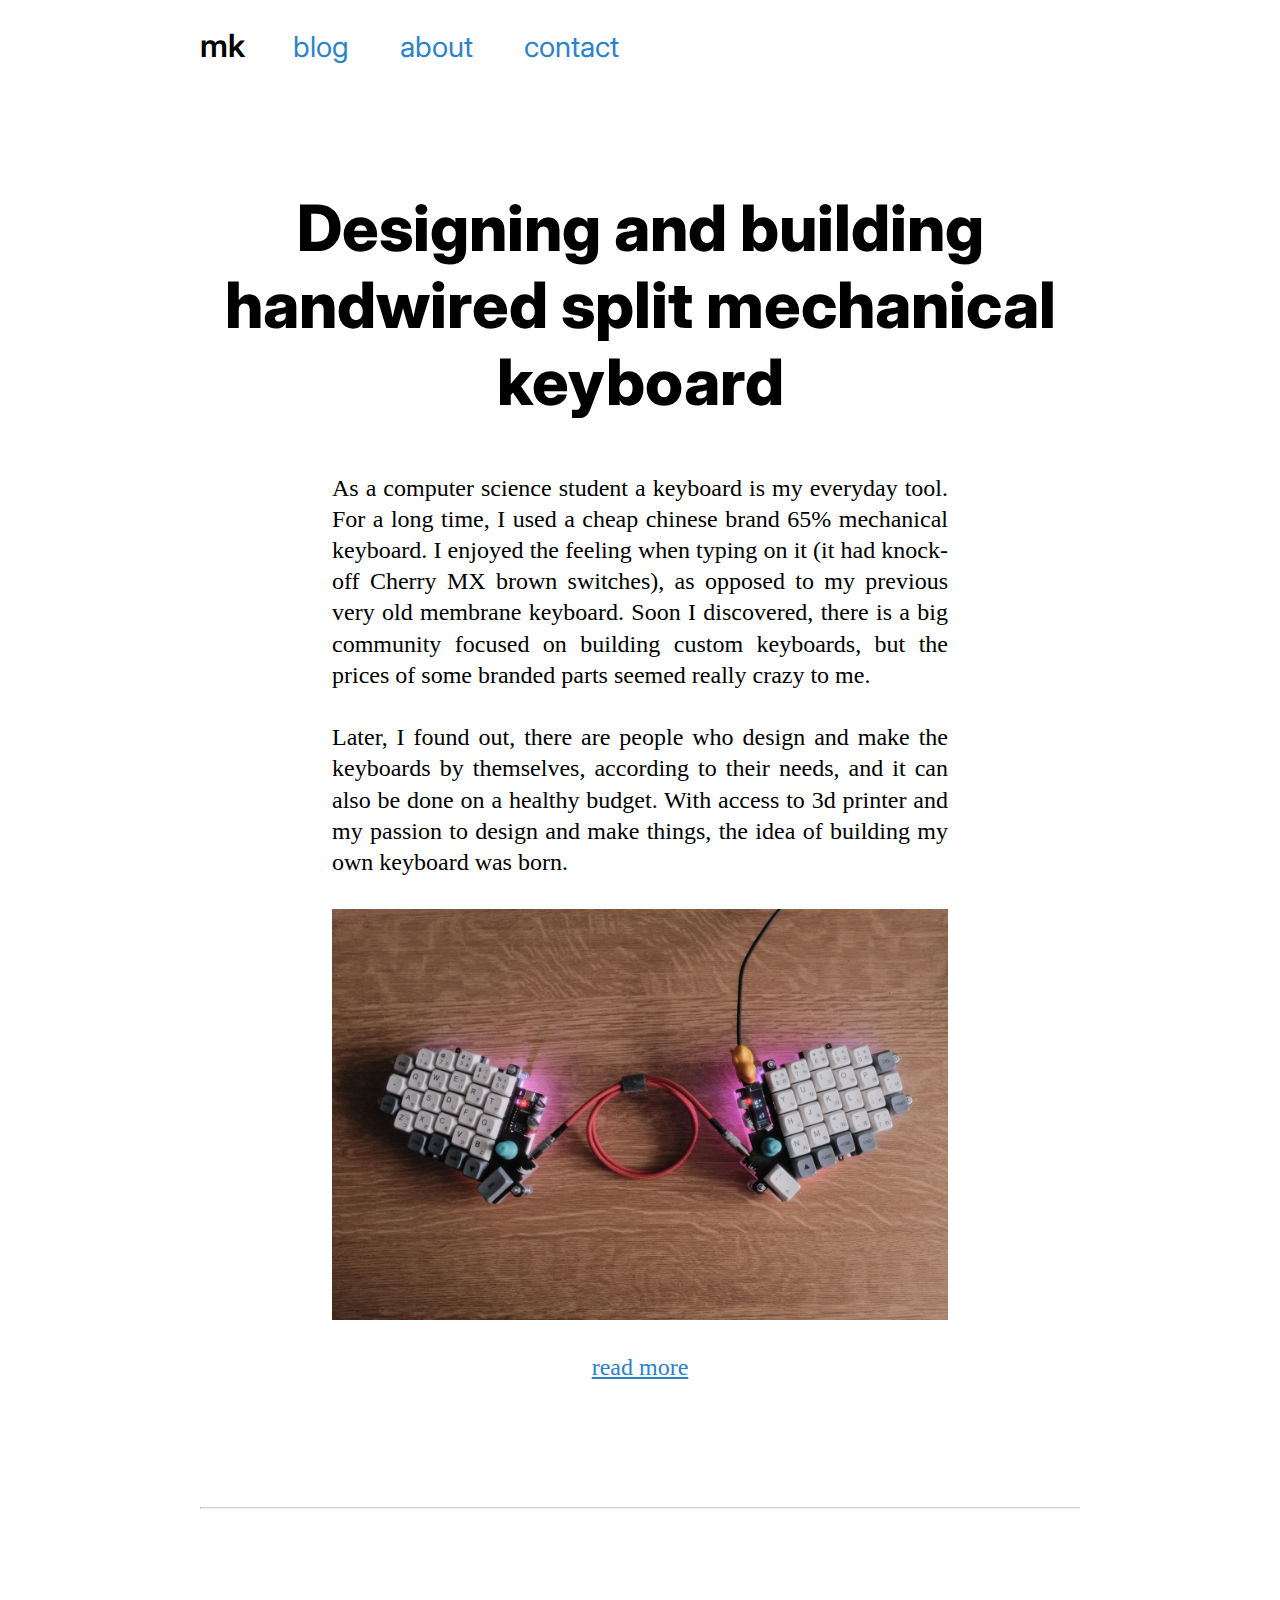
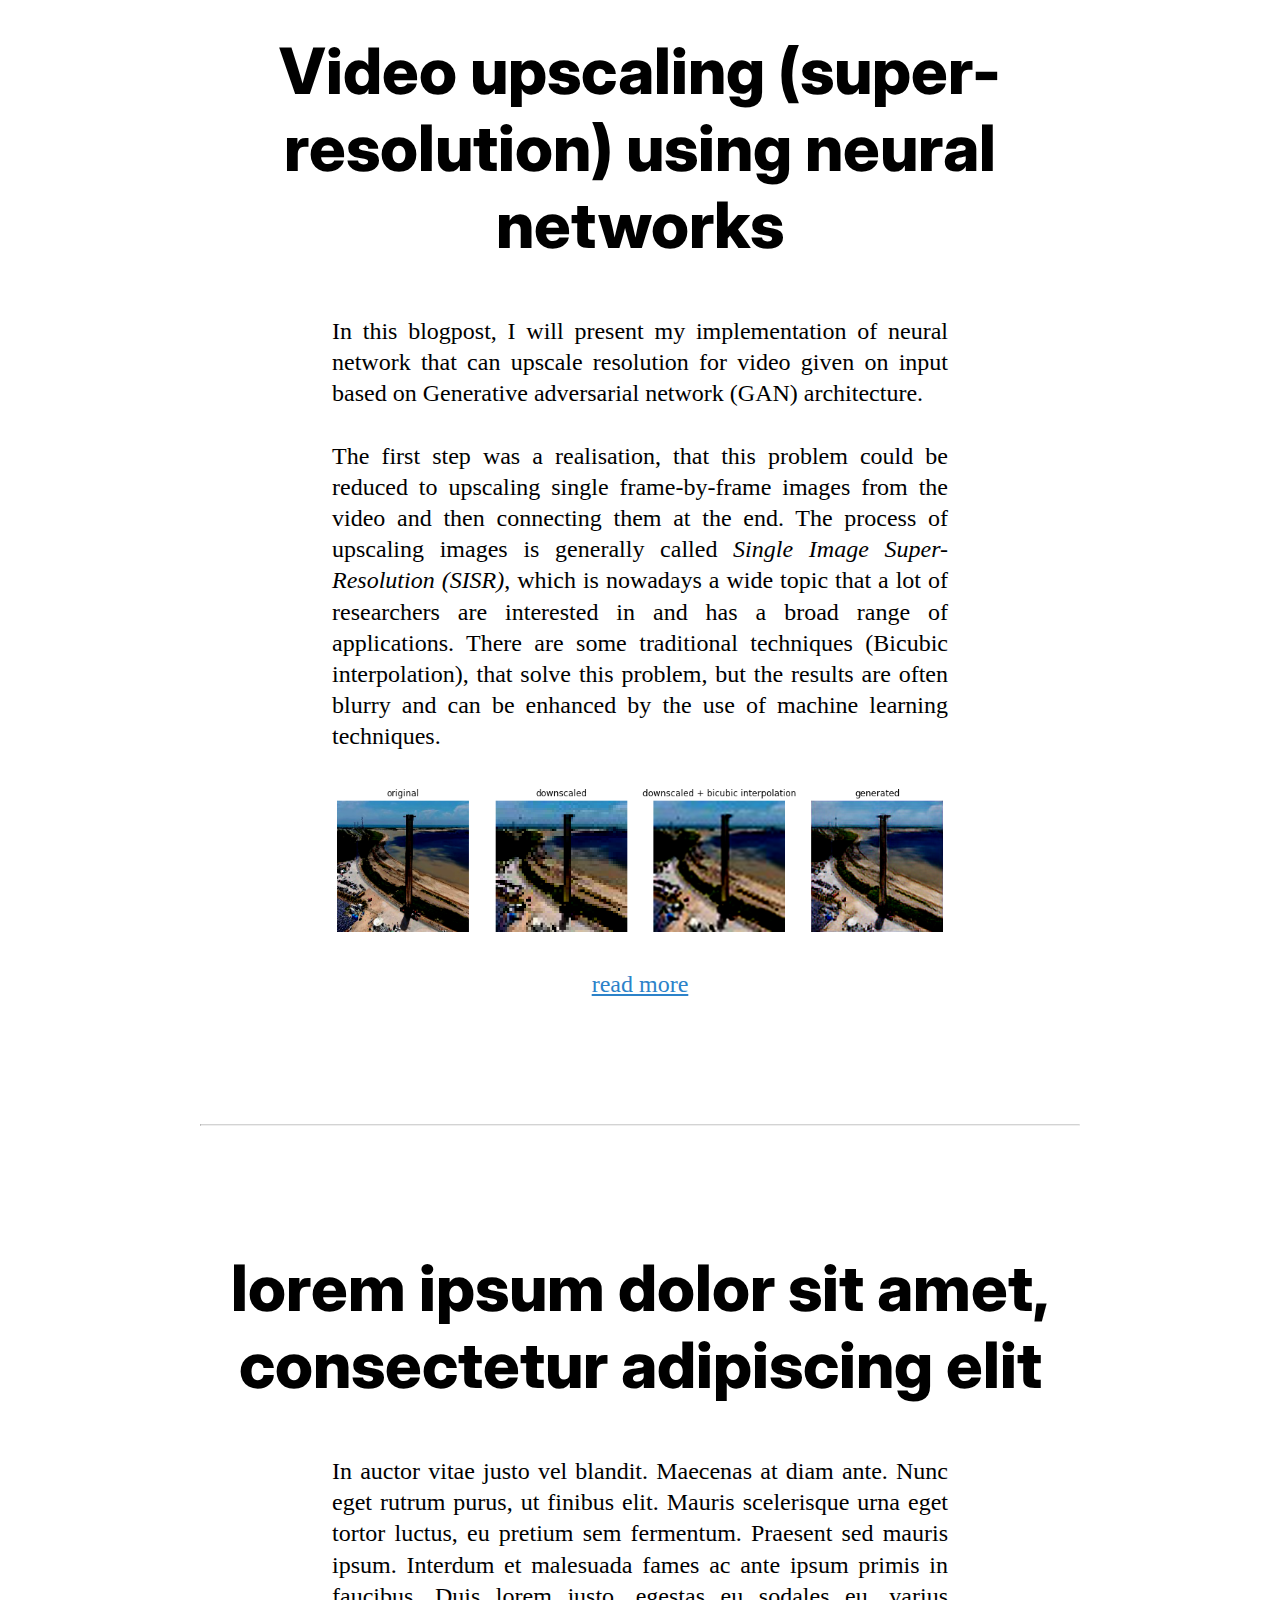
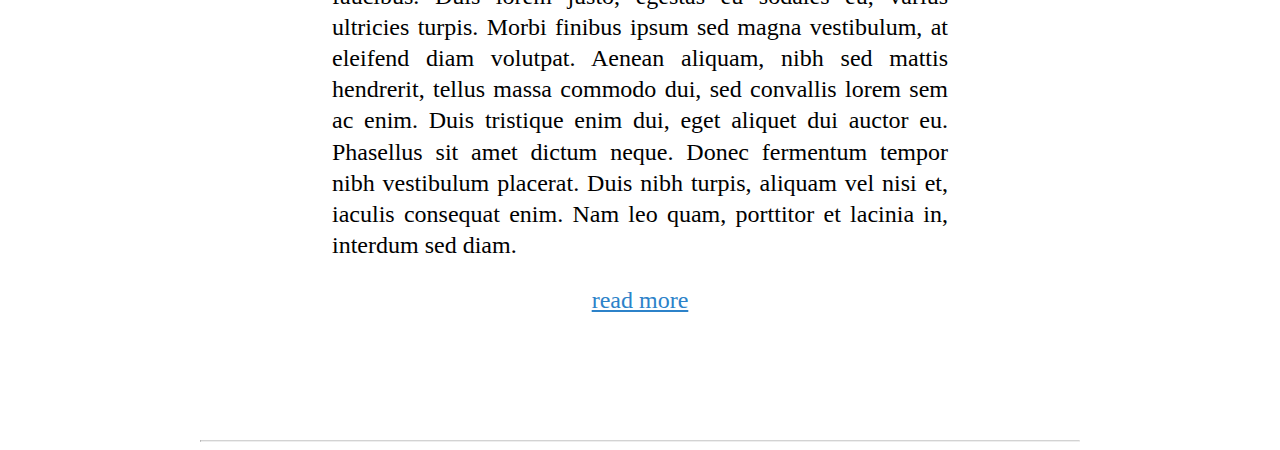
<file: index.html>
<!DOCTYPE html>
<html lang="en">

<head>
  <meta charset="utf-8">
  <meta name="viewport" content="width=device-width, initial-scale=1, shrink-to-fit=no">
  <title>mk | blog</title>
  <link href="style.css" rel="stylesheet">
</head>

<body>

  <div id="navbar">
    <h1>mk</h1>
    <div id="menu">
      <a href="./index.html">blog</a>
      <a href="./about.html">about</a>
      <a href="./contact.html">contact</a>
    </div>
  </div>

  <div class="post">
    <h2>Designing and building handwired split mechanical keyboard</h2>
    <p>
      As a computer science student a keyboard is my everyday tool. For a long time, I used a cheap chinese brand 65% mechanical keyboard. 
      I enjoyed the feeling when typing on it (it had knock-off Cherry MX brown switches), as opposed to my previous very old membrane keyboard.

      Soon I discovered, there is a big community focused on building custom keyboards, but the prices of some branded parts seemed really crazy to me. <br><br>
      Later, I found out, there are people who design and make the keyboards by themselves, according to their needs, and it can also be done on a healthy budget.
      With access to 3d printer and my passion to design and make things, the idea of building my own keyboard was born. 
      <br><br>
      <img style="max-width:100%;" src="./media/3/DSCF4612.JPG">
    </p>

    <p class="read_more">
      <a href="./posts/3.html" >read more</a>
    </p>
    
    <hr>
  </div>

  <div class="post">
    <h2>Video upscaling (super-resolution) using neural networks</h2>
    <p>
      In this blogpost, I will present my implementation of neural network that can upscale resolution for video given on input based on Generative adversarial network (GAN) architecture.
      <br><br>
      The first step was a realisation, that this problem could be reduced to upscaling single frame-by-frame images from the video and then connecting them at the end. 
      The process of upscaling images is generally called <i>Single Image Super-Resolution (SISR)</i>, which is nowadays a wide topic that a lot of researchers are interested in 
      and has a broad range of applications. There are some traditional techniques (Bicubic interpolation), 
      that solve this problem, but the results are often blurry and can be enhanced by the use of machine learning techniques.
      <br><br>
      <img style="max-width:100%;" src="./media/2/Screenshot_1.png">
    </p>

    <p class="read_more">
      <a href="./posts/2.html" >read more</a>
    </p>
    
    <hr>
  </div>

  <div class="post">
    <h2>lorem ipsum dolor sit amet, consectetur adipiscing elit</h2>
    <p>
      In auctor vitae justo vel blandit. Maecenas at diam ante. Nunc eget rutrum purus, ut finibus elit. 
      Mauris scelerisque urna eget tortor luctus, eu pretium sem fermentum. Praesent sed mauris ipsum. 
      Interdum et malesuada fames ac ante ipsum primis in faucibus. Duis lorem justo, egestas eu sodales eu, varius ultricies turpis. 
      Morbi finibus ipsum sed magna vestibulum, at eleifend diam volutpat. Aenean aliquam, nibh sed mattis hendrerit, tellus massa commodo dui, 
      sed convallis lorem sem ac enim. Duis tristique enim dui, eget aliquet dui auctor eu.
      Phasellus sit amet dictum neque. Donec fermentum tempor nibh vestibulum placerat. Duis nibh turpis, aliquam vel nisi et, 
      iaculis consequat enim. Nam leo quam, porttitor et lacinia in, interdum sed diam.
    </p>
    <p class="read_more">
      <a href="./posts/1.html" >read more</a>
    </p>
    <hr>
  </div>

</body>
</html>
</file>
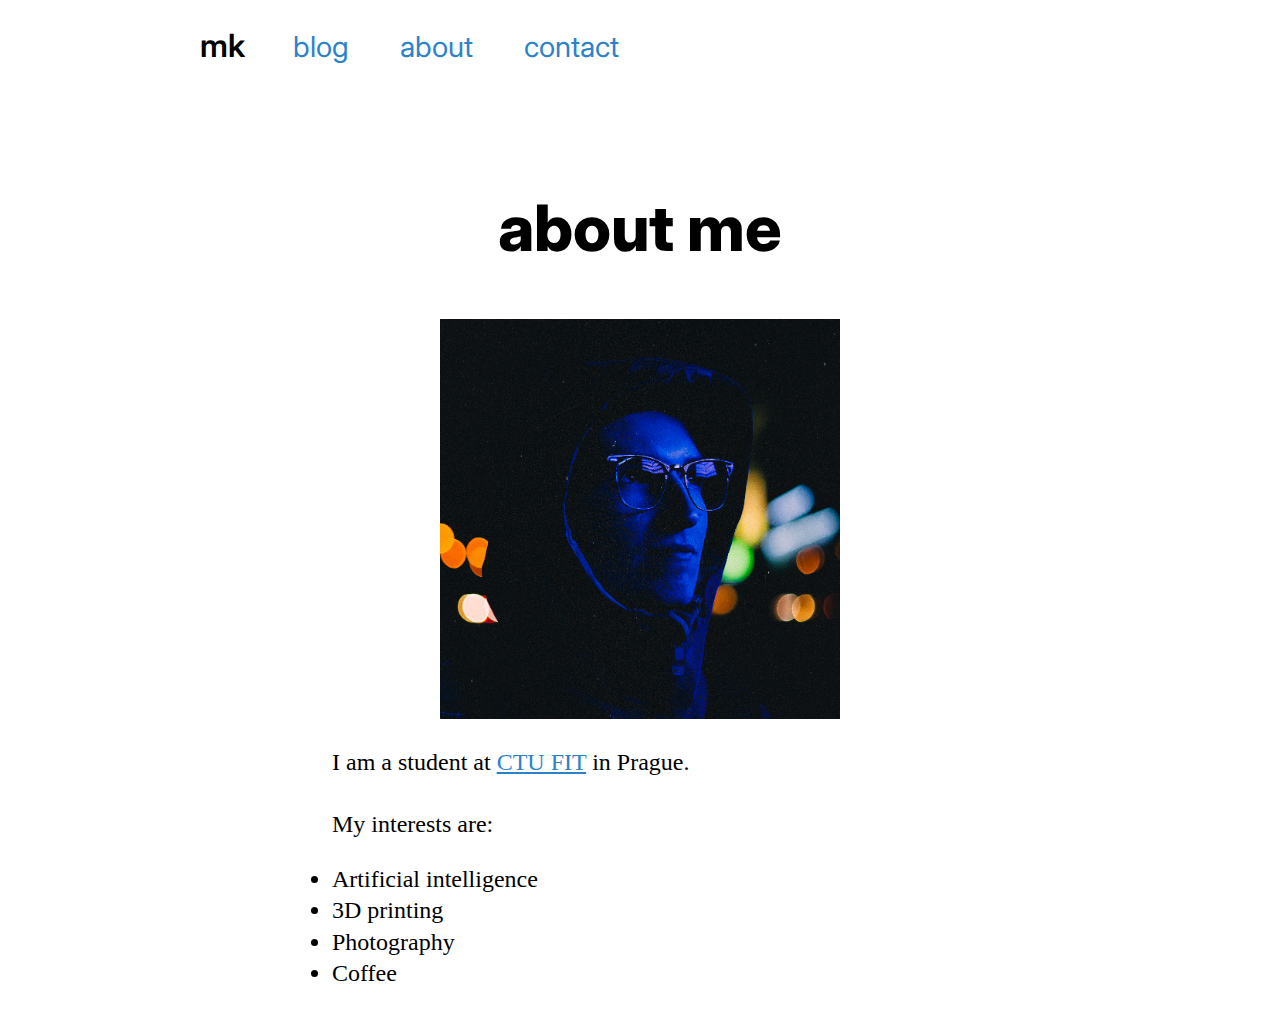
<file: about.html>
<!DOCTYPE html>
<html lang="eb">

<head>
  <meta charset="utf-8">
  <meta name="viewport" content="width=device-width, initial-scale=1, shrink-to-fit=no">
  <title>mk | o mne</title>
  <link href="style.css" rel="stylesheet">
</head>

<body>

  <div id="navbar">
    <h1>mk</h1>
    <div id="menu">
      <a href="./index.html">blog</a>
      <a href="./about.html">about</a>
      <a href="./contact.html">contact</a>
    </div>
  </div>

  <div class="post">
    <h2>about me</h2>
    <center><img src="me.png" style="object-fit: contain; max-width: 400px;"></center>
    <p>
      I am a student at <a href="https://fit.cvut.cz/en/">CTU FIT</a> in Prague.
<br><br>
      My interests are:

    </p>

    <ul>
      <li>Artificial intelligence</li>
      <li>3D printing</li>
      <li>Photography</li>
      <li>Coffee</li>
    </ul> 
  </div>

</body>
</html>
</file>
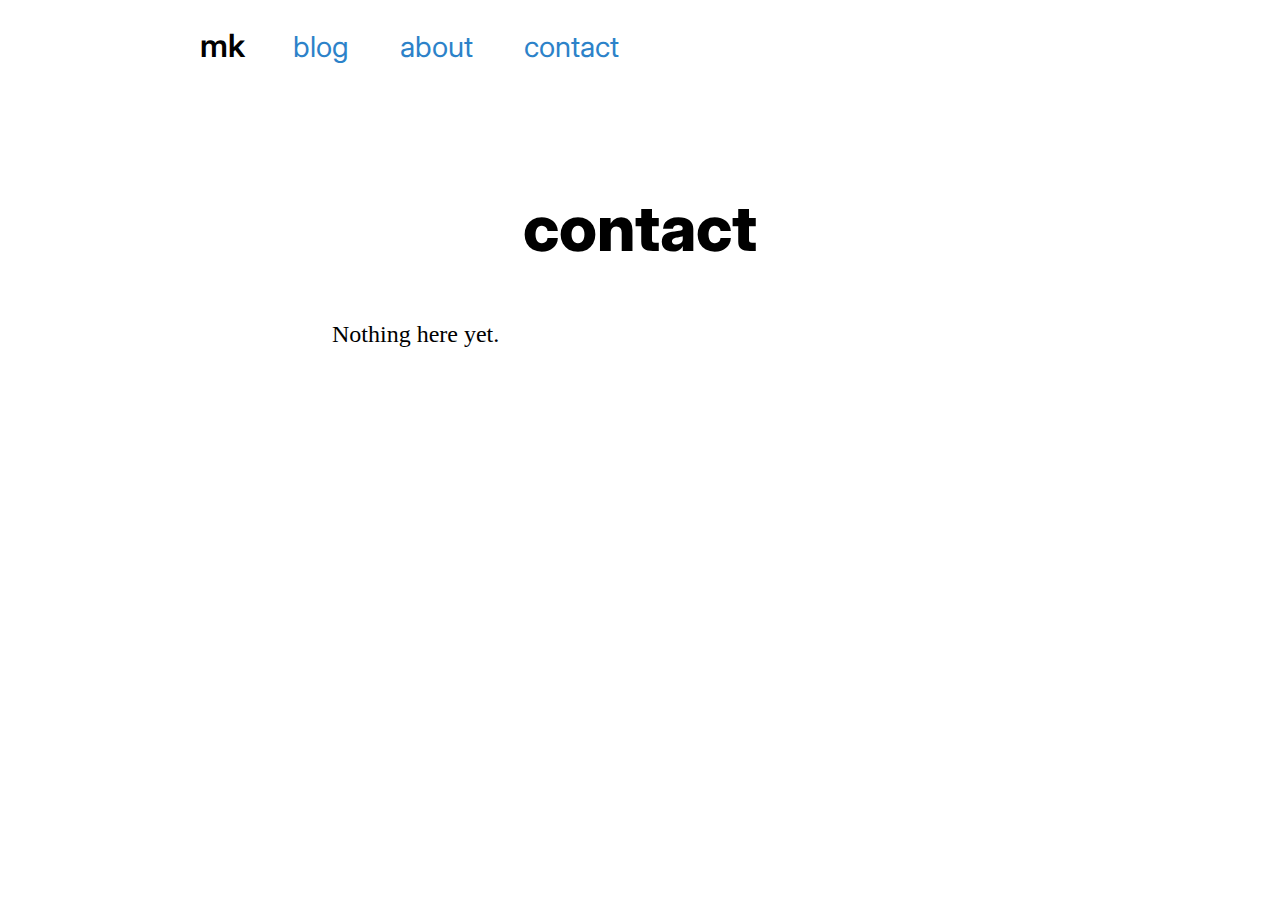
<file: contact.html>
<!DOCTYPE html>
<html lang="en">

<head>
  <meta charset="utf-8">
  <meta name="viewport" content="width=device-width, initial-scale=1, shrink-to-fit=no">
  <title>mk | o mne</title>
  <link href="style.css" rel="stylesheet">
</head>

<body>

  <div id="navbar">
    <h1>mk</h1>
    <div id="menu">
      <a href="./index.html">blog</a>
      <a href="./about.html">about</a>
      <a href="./contact.html">contact</a>
    </div>
  </div>

  <div class="post">
    <h2>contact</h2>
    <p>
      Nothing here yet.
    </p>
  </div>

</body>
</html>
</file>
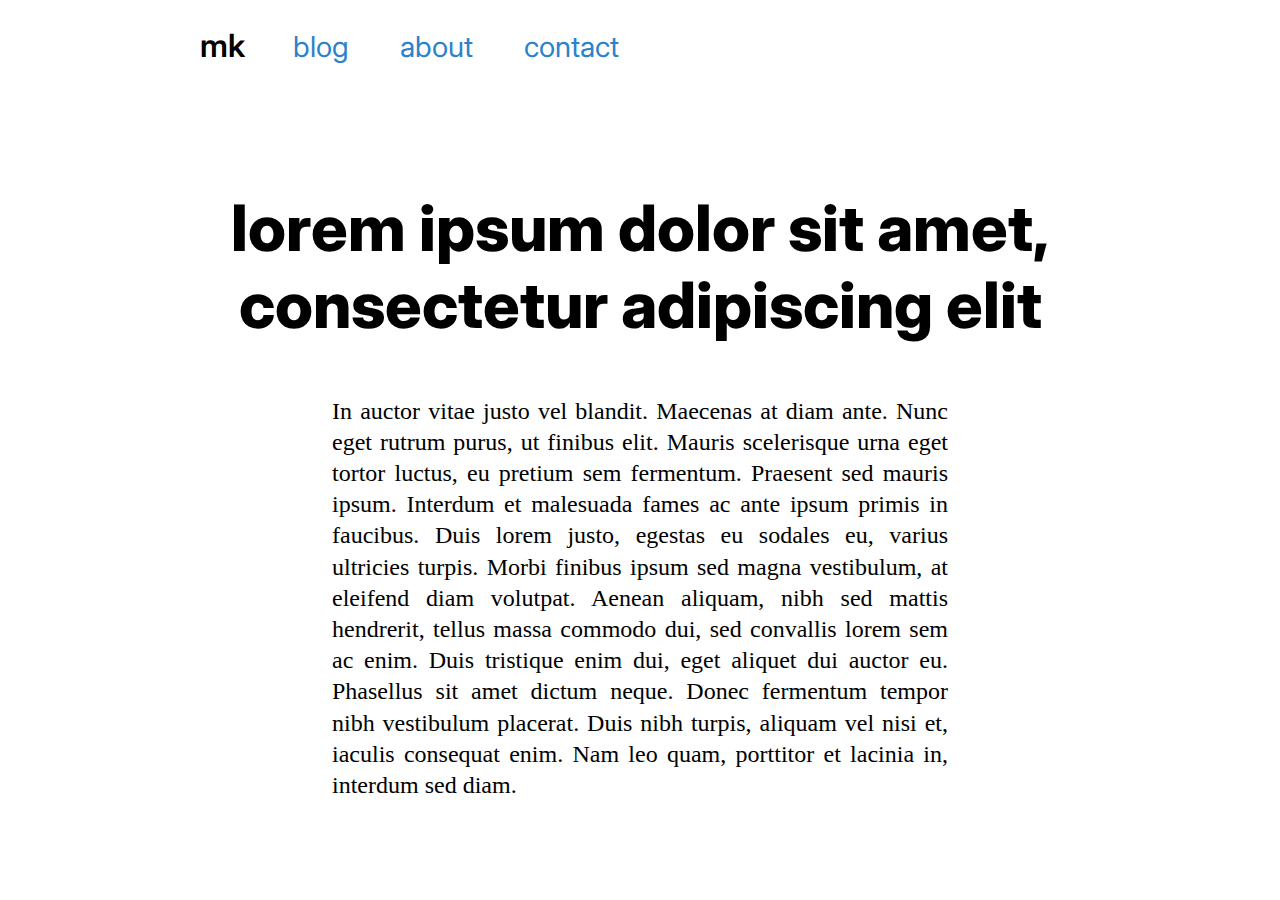
<file: posts/1.html>
<!DOCTYPE html>
<html lang="en">

<head>
  <meta charset="utf-8">
  <meta name="viewport" content="width=device-width, initial-scale=1, shrink-to-fit=no">
  <title>mk | blog</title>
  <link href="../style.css" rel="stylesheet">
</head>

<body>

  <div id="navbar">
    <h1>mk</h1>
    <div id="menu">
      <a href="./index.html">blog</a>
      <a href="./about.html">about</a>
      <a href="./contact.html">contact</a>
    </div>
  </div>

  <div class="post">
    <h2>lorem ipsum dolor sit amet, consectetur adipiscing elit</h2>
    <p>
      In auctor vitae justo vel blandit. Maecenas at diam ante. Nunc eget rutrum purus, ut finibus elit. 
      Mauris scelerisque urna eget tortor luctus, eu pretium sem fermentum. Praesent sed mauris ipsum. 
      Interdum et malesuada fames ac ante ipsum primis in faucibus. Duis lorem justo, egestas eu sodales eu, varius ultricies turpis. 
      Morbi finibus ipsum sed magna vestibulum, at eleifend diam volutpat. Aenean aliquam, nibh sed mattis hendrerit, tellus massa commodo dui, 
      sed convallis lorem sem ac enim. Duis tristique enim dui, eget aliquet dui auctor eu.
      Phasellus sit amet dictum neque. Donec fermentum tempor nibh vestibulum placerat. Duis nibh turpis, aliquam vel nisi et, 
      iaculis consequat enim. Nam leo quam, porttitor et lacinia in, interdum sed diam.
    </p>
  </div>

</body>
</html>
</file>
<file: style.css>
@import url('https://fonts.googleapis.com/css2?family=Inter:wght@100;400;600;800&display=swap');

body {
  padding: 0 2% 0 2%
}

hr {
  border-top: 1px solid lightgray;
  margin-top: 14%
}

#menu { 
  font-size: 1.8rem;
  display: inline;
}

#menu a {
  outline:none;
  font-family: "Inter", Helvetica;
  font-size: 1.3rem;
  display: block;
  text-decoration: none;
  color: #2C82C9;
  margin-right: 5%;
}

#navbar { margin-top: 3%}

#navbar h1 {
  font-family: "Inter", Helvetica;
  font-weight: 600;
  font-size: 2rem;
  display: inline;
  margin-right: 5%;
}

h2 {
  font-family: "Inter", Helvetica;
  font-weight: 800 !important;
  font-size: 8vw;
  text-align: center;
  margin-top: 14%
}

h3 {
  font-family: "Inter", Helvetica;
  font-weight: 600 !important;
  font-size: 2.2rem;
  text-align: center;
  margin-top: 100px;
}

p {
  font-family: 'Times New Roman', Times, serif;
  font-size: 1.3rem;
  padding: 0 5% 0 5%;
  text-align: justify;
  line-height: 1.3;
}

ul {
  font-family: 'Times New Roman', Times, serif;
  font-size: 1.3rem;
  padding: 0 8% 0 8%;
  text-align: justify;
  line-height: 1.3;
  max-width: 100%;
  
}

.post_img {
  padding: 0 5% 0 5%;
}

.read_more {
  display: block;
  text-align: center;
}


.post a {
  display: inline;
  color: #2C82C9;
}

@media only screen and (min-width: 1000px) {
  body {
    padding: 0 15% 0 15%
  }

  #menu a {
    display: inline;
    font-size: 1.8rem;
  }

  h2 {
    font-size: 4rem;
  }

  p { 
    font-size: 1.5rem;
    padding: 0 15% 0 15%;
  }


  ul { 
    font-size: 1.5rem;
    padding: 0 15% 0 15%;
  }
}

@media only screen and (min-width: 1500px) {
  body { padding: 0 26% 0 26%; }
  p { padding: 0 15% 0 15%; }
  ul { padding: 0 20% 0 20%; }
}

@media only screen and (min-width: 2000px) {
  p { padding: 0 20% 0 20%; }
  ul { padding: 0 26% 0 26%; }
}
</file>
